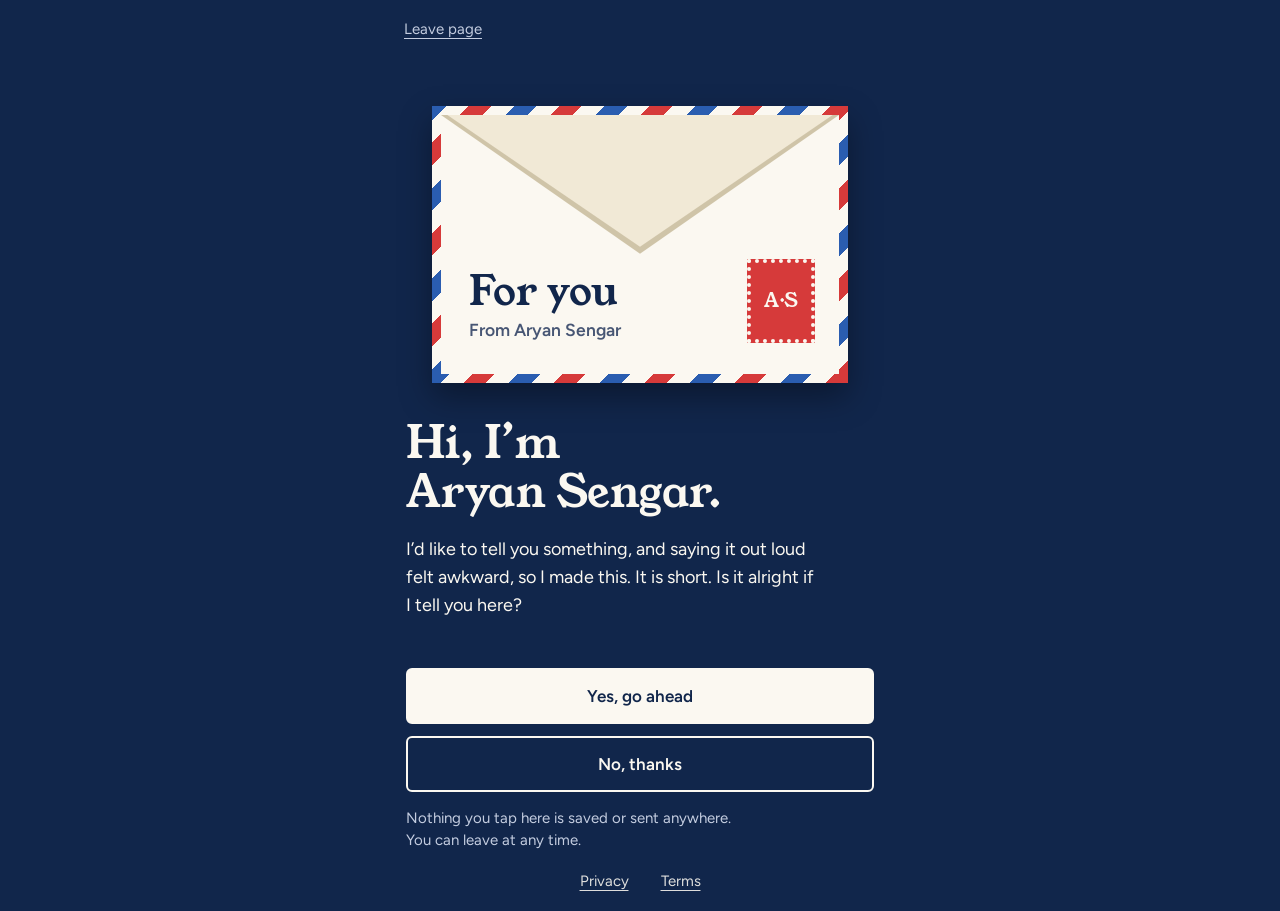
<file: index.html>
<!doctype html>
<html lang="en">
<head>
  <meta charset="utf-8">
  <meta name="viewport" content="width=device-width, initial-scale=1, viewport-fit=cover">
  <title>A note for you</title>
  <meta name="description" content="A short, private note. You choose whether to read it.">
  <meta name="robots" content="noindex, nofollow">
  <meta name="referrer" content="no-referrer">
  <meta name="theme-color" content="#11264b">
  <link rel="icon" href="favicon.svg" type="image/svg+xml">
  <link rel="icon" href="favicon-32.png" type="image/png" sizes="32x32">
  <link rel="apple-touch-icon" href="apple-touch-icon.png">
  <link rel="preload" href="fonts/young-serif-latin-400.woff2" as="font" type="font/woff2" crossorigin>
  <link rel="preload" href="fonts/figtree-latin-wght.woff2" as="font" type="font/woff2" crossorigin>
  <link rel="stylesheet" href="style.css">
</head>
<body>
  <div class="stage">
    <header class="top">
      <a class="exit" href="https://www.google.com/" rel="noopener noreferrer" id="exit">Leave page</a>
    </header>

    <main>

      <section class="scene on-night enter" data-step="intro" id="scene">
        <div class="env-zone" aria-hidden="true">
          <div class="envelope">
            <div class="env-letter"></div>
            <div class="env-front">
              <div class="env-face">
                <div class="addr">
                  <p class="addr-to">For you</p>
                  <p class="addr-from">From Aryan Sengar</p>
                </div>
                <div class="stamp"><span>A·S</span></div>
              </div>
            </div>
            <div class="flap">
              <div class="flap-out"></div>
              <div class="flap-in"></div>
            </div>
          </div>
        </div>
        <div class="copy">
          <h1 tabindex="-1">Hi, I’m Aryan Sengar.</h1>
          <p>I’d like to tell you something, and saying it out loud felt awkward, so I made this. It is short. Is it alright if I tell you here?</p>
        </div>
        <div class="actions">
          <button class="btn btn--solid" type="button" data-go="message">Yes, go ahead</button>
          <button class="btn btn--line" type="button" data-go="declined">No, thanks</button>
          <p class="fine">Nothing you tap here is saved or sent anywhere. You can leave at any time.</p>
        </div>
      </section>

      <section class="note" data-step="declined" hidden>
        <div class="step">
          <h1 tabindex="-1">Understood.</h1>
          <p>The note stays sealed, and nothing was sent. Thank you for letting me ask.</p>
          <div class="actions">
            <button class="text-btn" type="button" data-go="intro">I tapped the wrong one</button>
          </div>
        </div>
      </section>

      <section class="note" data-step="message" hidden>
        <div class="step step--message">
          <h1 tabindex="-1" id="msg-title">You looked beautiful when I saw you.</h1>
          <div id="msg-body">
            <p>I wanted you to know, and I didn’t want to put you on the spot by saying it in person. That is the whole message. You don’t owe me anything for reading it.</p>
          </div>
          <p class="sig" id="msg-sig">Aryan Sengar</p>
          <div class="actions">
            <button class="btn btn--solid" type="button" data-go="reply">Continue</button>
          </div>
        </div>
      </section>

      <section class="note" data-step="reply" hidden>
        <div class="step">
          <h1 tabindex="-1">Can we take a photo together?</h1>
          <p>Only if you don’t mind. If you say yes, message me and we can meet for it. You can change the words before anything is sent.</p>
          <div class="actions">
            <button class="btn btn--solid" type="button" data-reply="photo">Yes, I’d like that</button>
            <button class="btn btn--line" type="button" data-go="end">No, thank you</button>
          </div>
        </div>
      </section>

      <section class="note" data-step="contact" hidden>
        <div class="step">
          <h1 tabindex="-1">Where should I hear from you?</h1>
          <p>Each option opens in a new tab with your words ready. You choose whether to send.</p>
          <div class="actions" id="contact-list">
            <p class="fine" id="ig-note" hidden>Instagram and Snapchat can’t pre-fill a message, so your words are copied when you tap. Paste them into the chat.</p>
            <button class="text-btn" type="button" data-go="end">Not now</button>
          </div>
        </div>
      </section>

      <section class="note" data-step="end" hidden>
        <div class="step">
          <h1 tabindex="-1">Thank you for reading.</h1>
          <p>Have a good day.</p>
        </div>
      </section>

      <noscript>
        <div class="note">
          <div class="step">
            <h1>This page needs JavaScript.</h1>
            <p>Please turn it on in your browser settings and reload.</p>
          </div>
        </div>
      </noscript>

    </main>

    <footer class="foot">
      <a href="privacy.html">Privacy</a>
      <a href="terms.html">Terms</a>
    </footer>
  </div>

  <script src="config.js"></script>
  <script src="app.js"></script>
</body>
</html>
</file>
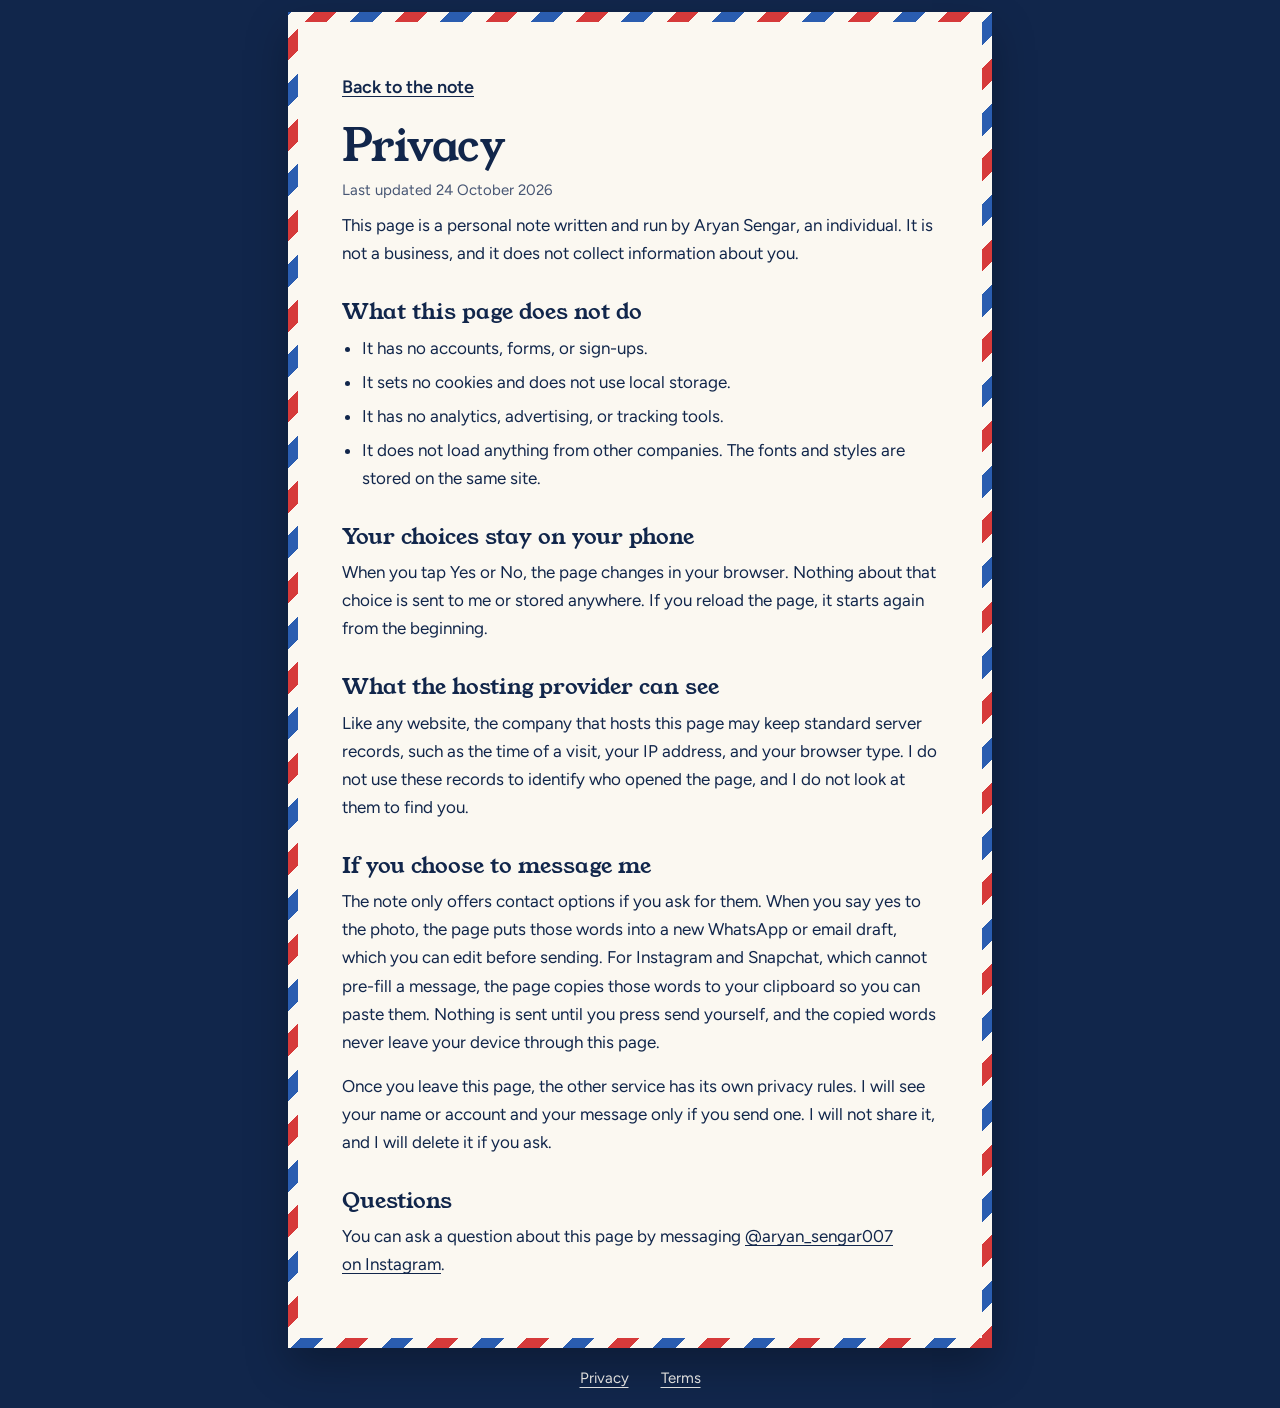
<file: privacy.html>
<!doctype html>
<html lang="en">
<head>
  <meta charset="utf-8">
  <meta name="viewport" content="width=device-width, initial-scale=1, viewport-fit=cover">
  <title>Privacy</title>
  <meta name="robots" content="noindex, nofollow">
  <meta name="referrer" content="no-referrer">
  <meta name="theme-color" content="#11264b">
  <link rel="icon" href="favicon.svg" type="image/svg+xml">
  <link rel="icon" href="favicon-32.png" type="image/png" sizes="32x32">
  <link rel="apple-touch-icon" href="apple-touch-icon.png">
  <link rel="preload" href="fonts/young-serif-latin-400.woff2" as="font" type="font/woff2" crossorigin>
  <link rel="preload" href="fonts/figtree-latin-wght.woff2" as="font" type="font/woff2" crossorigin>
  <link rel="stylesheet" href="style.css">
</head>
<body>
  <div class="stage stage--doc">
    <main>
      <div class="note">
      <article class="step doc">
        <a class="back" href="index.html">Back to the note</a>
        <h1>Privacy</h1>
        <p class="updated">Last updated 24 October 2026</p>

        <p>This page is a personal note written and run by Aryan Sengar, an individual. It is not a business, and it does not collect information about you.</p>

        <h2>What this page does not do</h2>
        <ul>
          <li>It has no accounts, forms, or sign-ups.</li>
          <li>It sets no cookies and does not use local storage.</li>
          <li>It has no analytics, advertising, or tracking tools.</li>
          <li>It does not load anything from other companies. The fonts and styles are stored on the same site.</li>
        </ul>

        <h2>Your choices stay on your phone</h2>
        <p>When you tap Yes or No, the page changes in your browser. Nothing about that choice is sent to me or stored anywhere. If you reload the page, it starts again from the beginning.</p>

        <h2>What the hosting provider can see</h2>
        <p>Like any website, the company that hosts this page may keep standard server records, such as the time of a visit, your IP address, and your browser type. I do not use these records to identify who opened the page, and I do not look at them to find you.</p>

        <h2>If you choose to message me</h2>
        <p>The note only offers contact options if you ask for them. When you say yes to the photo, the page puts those words into a new WhatsApp or email draft, which you can edit before sending. For Instagram and Snapchat, which cannot pre-fill a message, the page copies those words to your clipboard so you can paste them. Nothing is sent until you press send yourself, and the copied words never leave your device through this page.</p>
        <p>Once you leave this page, the other service has its own privacy rules. I will see your name or account and your message only if you send one. I will not share it, and I will delete it if you ask.</p>

        <h2>Questions</h2>
        <p data-contact-line>You can ask a question about this page through the contact options on the note, if you choose to see them.</p>
      </article>
      </div>
    </main>

    <footer class="foot">
      <a href="privacy.html">Privacy</a>
      <a href="terms.html">Terms</a>
    </footer>
  </div>

  <script src="config.js"></script>
  <script src="legal.js"></script>
</body>
</html>
</file>
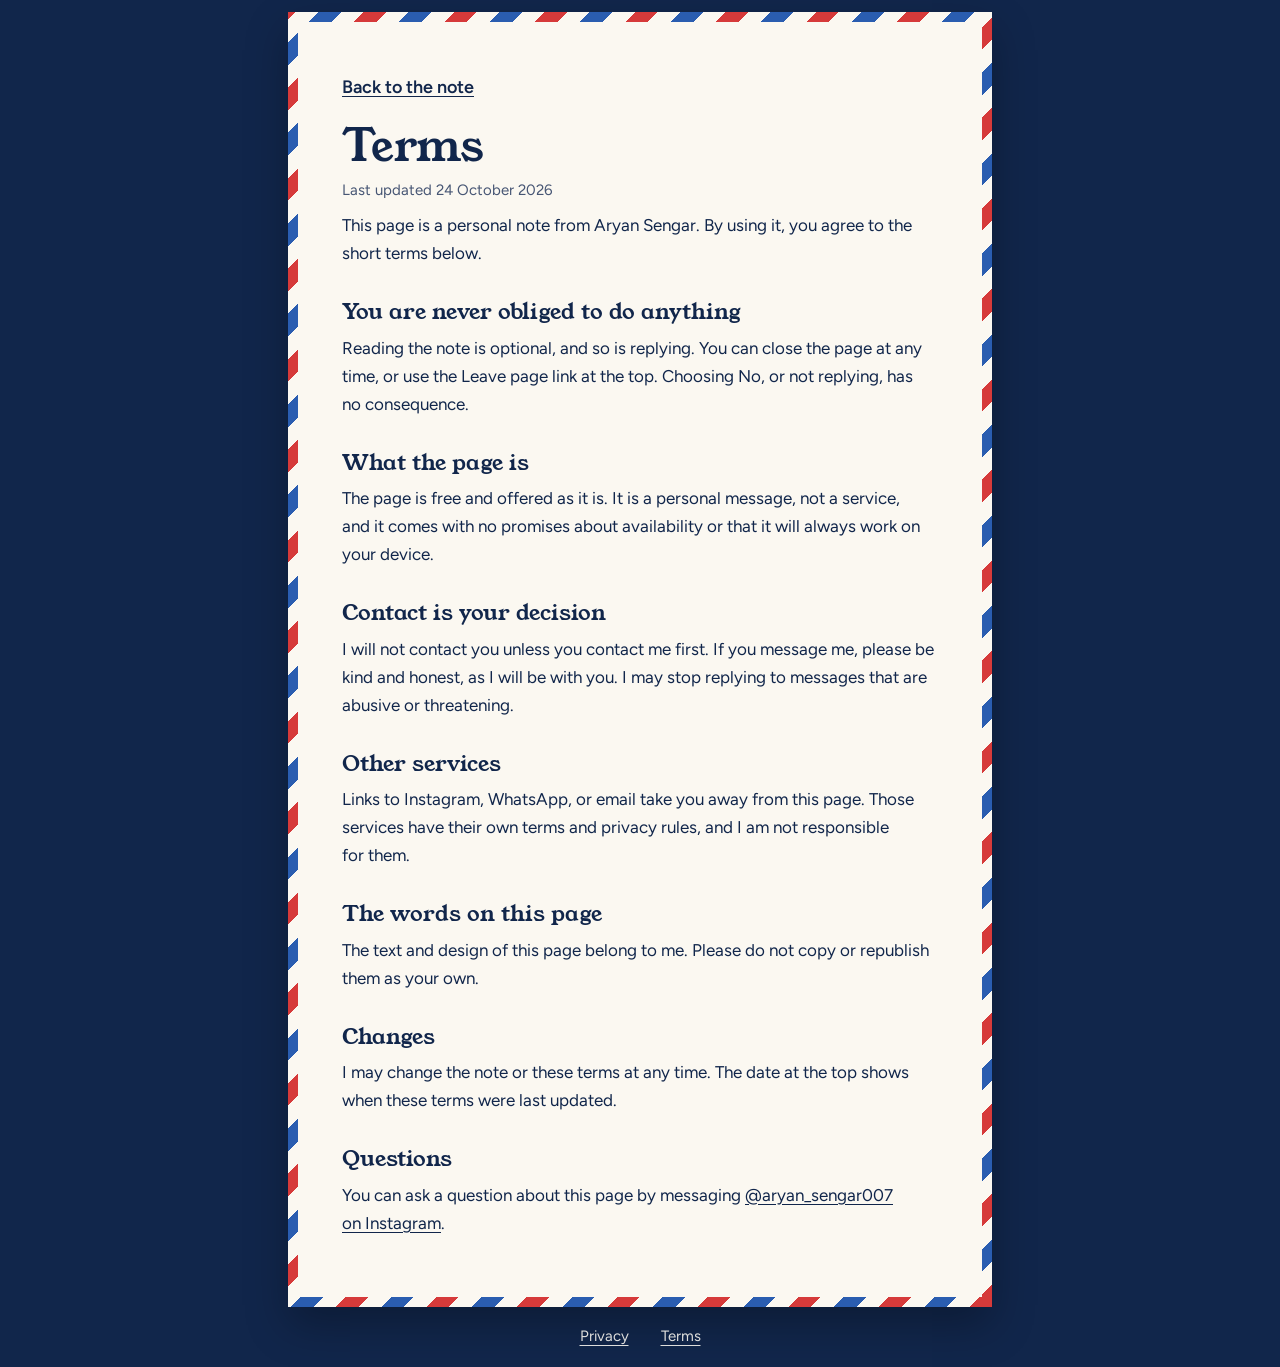
<file: terms.html>
<!doctype html>
<html lang="en">
<head>
  <meta charset="utf-8">
  <meta name="viewport" content="width=device-width, initial-scale=1, viewport-fit=cover">
  <title>Terms</title>
  <meta name="robots" content="noindex, nofollow">
  <meta name="referrer" content="no-referrer">
  <meta name="theme-color" content="#11264b">
  <link rel="icon" href="favicon.svg" type="image/svg+xml">
  <link rel="icon" href="favicon-32.png" type="image/png" sizes="32x32">
  <link rel="apple-touch-icon" href="apple-touch-icon.png">
  <link rel="preload" href="fonts/young-serif-latin-400.woff2" as="font" type="font/woff2" crossorigin>
  <link rel="preload" href="fonts/figtree-latin-wght.woff2" as="font" type="font/woff2" crossorigin>
  <link rel="stylesheet" href="style.css">
</head>
<body>
  <div class="stage stage--doc">
    <main>
      <div class="note">
      <article class="step doc">
        <a class="back" href="index.html">Back to the note</a>
        <h1>Terms</h1>
        <p class="updated">Last updated 24 October 2026</p>

        <p>This page is a personal note from Aryan Sengar. By using it, you agree to the short terms below.</p>

        <h2>You are never obliged to do anything</h2>
        <p>Reading the note is optional, and so is replying. You can close the page at any time, or use the Leave page link at the top. Choosing No, or not replying, has no consequence.</p>

        <h2>What the page is</h2>
        <p>The page is free and offered as it is. It is a personal message, not a service, and it comes with no promises about availability or that it will always work on your device.</p>

        <h2>Contact is your decision</h2>
        <p>I will not contact you unless you contact me first. If you message me, please be kind and honest, as I will be with you. I may stop replying to messages that are abusive or threatening.</p>

        <h2>Other services</h2>
        <p>Links to Instagram, WhatsApp, or email take you away from this page. Those services have their own terms and privacy rules, and I am not responsible for them.</p>

        <h2>The words on this page</h2>
        <p>The text and design of this page belong to me. Please do not copy or republish them as your own.</p>

        <h2>Changes</h2>
        <p>I may change the note or these terms at any time. The date at the top shows when these terms were last updated.</p>

        <h2>Questions</h2>
        <p data-contact-line>You can ask a question about this page through the contact options on the note, if you choose to see them.</p>
      </article>
      </div>
    </main>

    <footer class="foot">
      <a href="privacy.html">Privacy</a>
      <a href="terms.html">Terms</a>
    </footer>
  </div>

  <script src="config.js"></script>
  <script src="legal.js"></script>
</body>
</html>
</file>
<file: style.css>
@font-face {
  font-family: "Young Serif";
  src: url("fonts/young-serif-latin-400.woff2") format("woff2");
  font-weight: 400;
  font-style: normal;
  font-display: swap;
}

@font-face {
  font-family: "Figtree";
  src: url("fonts/figtree-latin-wght.woff2") format("woff2");
  font-weight: 300 900;
  font-style: normal;
  font-display: swap;
}

:root {
  --night: #11264b;
  --night-soft: #1d3b70;
  --paper: #fbf8f1;
  --paper-deep: #f1e9d6;
  --paper-edge: #cfc4a8;
  --mail-red: #d63a3a;
  --mail-blue: #2a5db0;
  --muted: #475674;
  --on-night-muted: #c4cde0;
  --serif: "Young Serif", Georgia, "Times New Roman", serif;
  --sans: "Figtree", system-ui, -apple-system, "Segoe UI", Roboto, sans-serif;
  --edge: 10px;
  --stripes: repeating-linear-gradient(
    -45deg,
    var(--mail-red) 0 16px,
    var(--paper) 16px 32px,
    var(--mail-blue) 32px 48px,
    var(--paper) 48px 64px
  );
}

*,
*::before,
*::after {
  box-sizing: border-box;
}

[hidden] {
  display: none !important;
}

html {
  -webkit-text-size-adjust: 100%;
  text-size-adjust: 100%;
}

body {
  margin: 0;
  background: var(--night);
  color: var(--paper);
  font: 400 1.125rem/1.55 var(--sans);
  -webkit-font-smoothing: antialiased;
  -moz-osx-font-smoothing: grayscale;
}

/* Page frame */

.stage {
  min-height: 100vh;
  min-height: 100dvh;
  display: flex;
  flex-direction: column;
  padding:
    max(8px, env(safe-area-inset-top))
    max(12px, env(safe-area-inset-right))
    max(8px, env(safe-area-inset-bottom))
    max(12px, env(safe-area-inset-left));
}

.top {
  display: flex;
  width: 100%;
  max-width: 30rem;
  margin: 0 auto;
}

.exit {
  display: inline-flex;
  align-items: center;
  min-height: 44px;
  padding: 0 4px;
  color: var(--on-night-muted);
  font-size: 0.9375rem;
  text-underline-offset: 4px;
}

main {
  flex: 1;
  display: flex;
  flex-direction: column;
  width: 100%;
  max-width: 30rem;
  margin: 0 auto;
}

/* Type */

h1 {
  margin: 0 0 20px;
  font: 400 clamp(2rem, 9vw, 2.75rem) / 1.1 var(--serif);
  letter-spacing: -0.012em;
  text-wrap: balance;
  overflow-wrap: break-word;
  outline: none;
}

p {
  margin: 0 0 16px;
  max-width: 34ch;
  text-wrap: pretty;
}

.fine {
  margin: 4px 0 0;
  font-size: 0.9375rem;
  line-height: 1.45;
}

/* Letter card: the striped frame is the envelope's airmail border. */

.note {
  flex: 1;
  display: flex;
  margin: 4px 0 0;
  padding: var(--edge);
  background: var(--stripes);
  color: var(--night);
  box-shadow: 0 18px 40px rgba(0, 0, 0, 0.28);
}

.step {
  flex: 1;
  display: flex;
  flex-direction: column;
  min-width: 0;
  padding: clamp(24px, 7vw, 40px);
  padding-top: clamp(32px, 8vh, 64px);
  background: var(--paper);
}

.step .fine {
  color: var(--muted);
}

.step--message h1 {
  font-size: clamp(2.25rem, 11vw, 3.25rem);
  line-height: 1.06;
}

.sig {
  margin: 8px 0 0;
  font: 400 1.75rem/1.2 var(--serif);
}

.actions {
  margin-top: auto;
  padding-top: 32px;
  display: grid;
  gap: 12px;
}

/* Buttons: plain rectangles, yes and no are the same size and weight. */

.btn {
  appearance: none;
  -webkit-appearance: none;
  display: flex;
  align-items: center;
  justify-content: center;
  min-height: 56px;
  padding: 0 24px;
  border: 2px solid var(--night);
  border-radius: 6px;
  font: 600 1.0625rem/1.2 var(--sans);
  text-align: center;
  text-decoration: none;
  cursor: pointer;
  touch-action: manipulation;
  -webkit-tap-highlight-color: transparent;
  transition: background-color 0.15s ease, color 0.15s ease, transform 0.1s ease;
}

.btn--solid {
  background: var(--night);
  color: var(--paper);
}

.btn--line {
  background: transparent;
  color: var(--night);
}

.btn:active {
  transform: translateY(1px);
}

.text-btn {
  appearance: none;
  -webkit-appearance: none;
  align-self: flex-start;
  min-height: 48px;
  padding: 0;
  border: 0;
  background: none;
  color: var(--night);
  font: 600 1rem/1.2 var(--sans);
  text-decoration: underline;
  text-underline-offset: 4px;
  cursor: pointer;
  touch-action: manipulation;
  -webkit-tap-highlight-color: transparent;
}

.btn:focus-visible,
.text-btn:focus-visible,
.back:focus-visible,
.doc a:focus-visible {
  outline: 3px solid var(--mail-blue);
  outline-offset: 3px;
}

@media (hover: hover) {
  .btn--solid:hover {
    background: var(--night-soft);
  }

  .btn--line:hover {
    background: rgba(17, 38, 75, 0.08);
  }
}

/* The same controls on the night background (intro screen). */

.on-night .btn {
  border-color: var(--paper);
}

.on-night .btn--solid {
  background: var(--paper);
  color: var(--night);
}

.on-night .btn--line {
  background: transparent;
  color: var(--paper);
}

.on-night .btn:focus-visible,
.exit:focus-visible,
.foot a:focus-visible {
  outline: 3px solid var(--paper);
  outline-offset: 3px;
}

.on-night .fine {
  color: var(--on-night-muted);
}

@media (hover: hover) {
  .on-night .btn--solid:hover {
    background: #ffffff;
  }

  .on-night .btn--line:hover {
    background: rgba(251, 248, 241, 0.12);
  }
}

/* Footer links */

.foot {
  display: flex;
  justify-content: center;
  gap: 8px;
  padding-top: 8px;
}

.foot a {
  display: inline-flex;
  align-items: center;
  min-height: 44px;
  padding: 0 12px;
  color: var(--paper);
  font-size: 0.9375rem;
  text-underline-offset: 4px;
  opacity: 0.88;
}

/* Intro scene: a sealed envelope on the night background. */

.scene {
  flex: 1;
  display: flex;
  flex-direction: column;
  padding: 0 6px;
}

.env-zone {
  display: flex;
  justify-content: center;
  padding: clamp(24px, 6vh, 56px) 0 clamp(20px, 4vh, 36px);
}

.envelope {
  position: relative;
  width: min(100%, 21.5rem, 60vh);
  aspect-ratio: 3 / 2;
  perspective: 900px;
  container-type: inline-size;
}

.env-letter {
  position: absolute;
  z-index: 1;
  left: 7%;
  right: 7%;
  top: 8%;
  height: 84%;
  background:
    repeating-linear-gradient(to bottom, transparent 0 17px, rgba(42, 93, 176, 0.22) 17px 18px),
    var(--paper);
  box-shadow: 0 -2px 10px rgba(0, 0, 0, 0.18);
  transition: transform 0.65s cubic-bezier(0.2, 0.8, 0.2, 1) 0.3s;
}

.env-front {
  position: absolute;
  inset: 0;
  z-index: 2;
  padding: 9px;
  background: var(--stripes);
  box-shadow: 0 14px 30px rgba(0, 0, 0, 0.35);
}

.env-face {
  position: relative;
  width: 100%;
  height: 100%;
  background: var(--paper);
  color: var(--night);
}

.addr {
  position: absolute;
  left: 7%;
  bottom: 13%;
}

.addr-to {
  margin: 0;
  max-width: none;
  font: 400 2.1rem/1 var(--serif);
  font: 400 9.5cqw/1 var(--serif);
}

.addr-from {
  margin: 8px 0 0;
  max-width: none;
  font: 600 0.8125rem/1.2 var(--sans);
  font: 600 4.2cqw/1.2 var(--sans);
  color: var(--muted);
}

.stamp {
  position: absolute;
  right: 6%;
  bottom: 12%;
  width: 17%;
  aspect-ratio: 4 / 5;
  display: grid;
  place-items: center;
  background: var(--mail-red);
  border: 4px dotted var(--paper);
  color: var(--paper);
  font: 400 0.8125rem/1 var(--serif);
  font: 400 4.6cqw/1 var(--serif);
  letter-spacing: 0.02em;
}

.flap {
  position: absolute;
  top: 9px;
  left: 9px;
  right: 9px;
  height: 50%;
  z-index: 3;
  transform-origin: 50% 0;
  transform-style: preserve-3d;
}

.flap-out,
.flap-in {
  position: absolute;
  inset: 0;
  clip-path: polygon(0 0, 100% 0, 50% 100%);
  -webkit-backface-visibility: hidden;
  backface-visibility: hidden;
}

.flap-out {
  background: var(--paper-edge);
}

.flap-out::after {
  content: "";
  position: absolute;
  inset: 0;
  background: var(--paper-deep);
  clip-path: polygon(1.6% 0, 98.4% 0, 50% 95%);
}

.flap-in {
  background: var(--paper-edge);
  transform: rotateX(180deg);
}

.flap-in::after {
  content: "";
  position: absolute;
  inset: 0;
  background: #e4d9bf;
  clip-path: polygon(1.6% 0, 98.4% 0, 50% 95%);
}

.scene.opening .env-letter {
  transform: translateY(-72%);
}

.scene.opening .flap {
  animation: flap 0.5s cubic-bezier(0.3, 0.7, 0.3, 1) forwards;
}

@keyframes flap {
  0% {
    transform: rotateX(0deg);
    z-index: 3;
  }

  49% {
    z-index: 3;
  }

  50% {
    transform: rotateX(-90deg);
    z-index: 0;
  }

  100% {
    transform: rotateX(-180deg);
    z-index: 0;
  }
}

.scene.enter.opening > .copy,
.scene.enter.opening > .actions {
  animation: fadeout 0.25s ease forwards;
  pointer-events: none;
}

@keyframes fadeout {
  from {
    opacity: 1;
  }

  to {
    opacity: 0;
  }
}

.top {
  transition: opacity 0.2s ease;
}

body.is-opening .top {
  opacity: 0;
}

/* One entrance per screen, triggered by the person's tap. */

@keyframes rise {
  from {
    opacity: 0;
    transform: translateY(8px);
  }

  to {
    opacity: 1;
    transform: none;
  }
}

.scene.enter > *,
.note.enter .step > * {
  animation: rise 0.4s cubic-bezier(0.2, 0.7, 0.2, 1) both;
}

.scene.enter > :nth-child(2),
.note.enter .step > :nth-child(2) {
  animation-delay: 0.06s;
}

.scene.enter > :nth-child(3),
.note.enter .step > :nth-child(3) {
  animation-delay: 0.12s;
}

.scene.enter > :nth-child(4),
.note.enter .step > :nth-child(4) {
  animation-delay: 0.18s;
}

/* The message arrives in beats so it can be read in order. */

.note.enter .step--message > h1 {
  animation-delay: 0.1s;
}

.note.enter .step--message > p {
  animation-delay: 0.8s;
}

.note.enter .step--message > .sig {
  animation-delay: 1.3s;
}

.note.enter .step--message > .actions {
  animation-delay: 1.7s;
}

@media (prefers-reduced-motion: reduce) {
  .scene.enter > *,
  .note.enter .step > * {
    animation: none;
  }

  .btn {
    transition: none;
  }

  .scene.opening .env-letter,
  .scene.opening .flap,
  .scene.enter.opening > .copy,
  .scene.enter.opening > .actions {
    transition: none;
    animation: none;
  }

  .top {
    transition: none;
  }
}

/* Short phones: give the buttons room without scrolling */

@media (max-height: 700px) {
  .env-zone {
    padding: 12px 0 16px;
  }

  .envelope {
    width: min(100%, 21.5rem, 48vh);
  }

  h1 {
    margin-bottom: 12px;
  }

  .scene p {
    margin-bottom: 8px;
  }

  .actions {
    padding-top: 16px;
  }
}

/* Laptop and desktop */

@media (min-width: 600px) {
  .envelope {
    width: min(100%, 26rem, 60vh);
  }

  .stage {
    justify-content: center;
  }

  main {
    flex: 0 0 auto;
  }

  .note {
    flex: 0 0 auto;
    min-height: min(36rem, 80dvh);
  }

  .step {
    padding: 44px 44px 40px;
  }

  .scene {
    min-height: 34rem;
  }
}

/* Legal pages */

.doc {
  display: block;
  padding: clamp(24px, 7vw, 44px);
}

.doc h1 {
  margin-bottom: 8px;
}

.doc h2 {
  margin: 32px 0 8px;
  font: 400 1.375rem/1.2 var(--serif);
}

.doc p,
.doc li {
  max-width: 62ch;
  font-size: 1.0625rem;
  line-height: 1.65;
}

.doc ul {
  margin: 0 0 16px;
  padding-left: 1.25rem;
}

.doc li {
  margin-bottom: 6px;
}

.doc a {
  color: var(--night);
  text-underline-offset: 3px;
}

.doc .updated {
  color: var(--muted);
  font-size: 0.9375rem;
  margin-bottom: 8px;
}

.back {
  display: inline-flex;
  align-items: center;
  min-height: 44px;
  margin-bottom: 12px;
  color: var(--night);
  font-weight: 600;
  text-underline-offset: 4px;
}

.stage--doc main {
  max-width: 44rem;
}

.stage--doc .top {
  max-width: 44rem;
}
</file>
